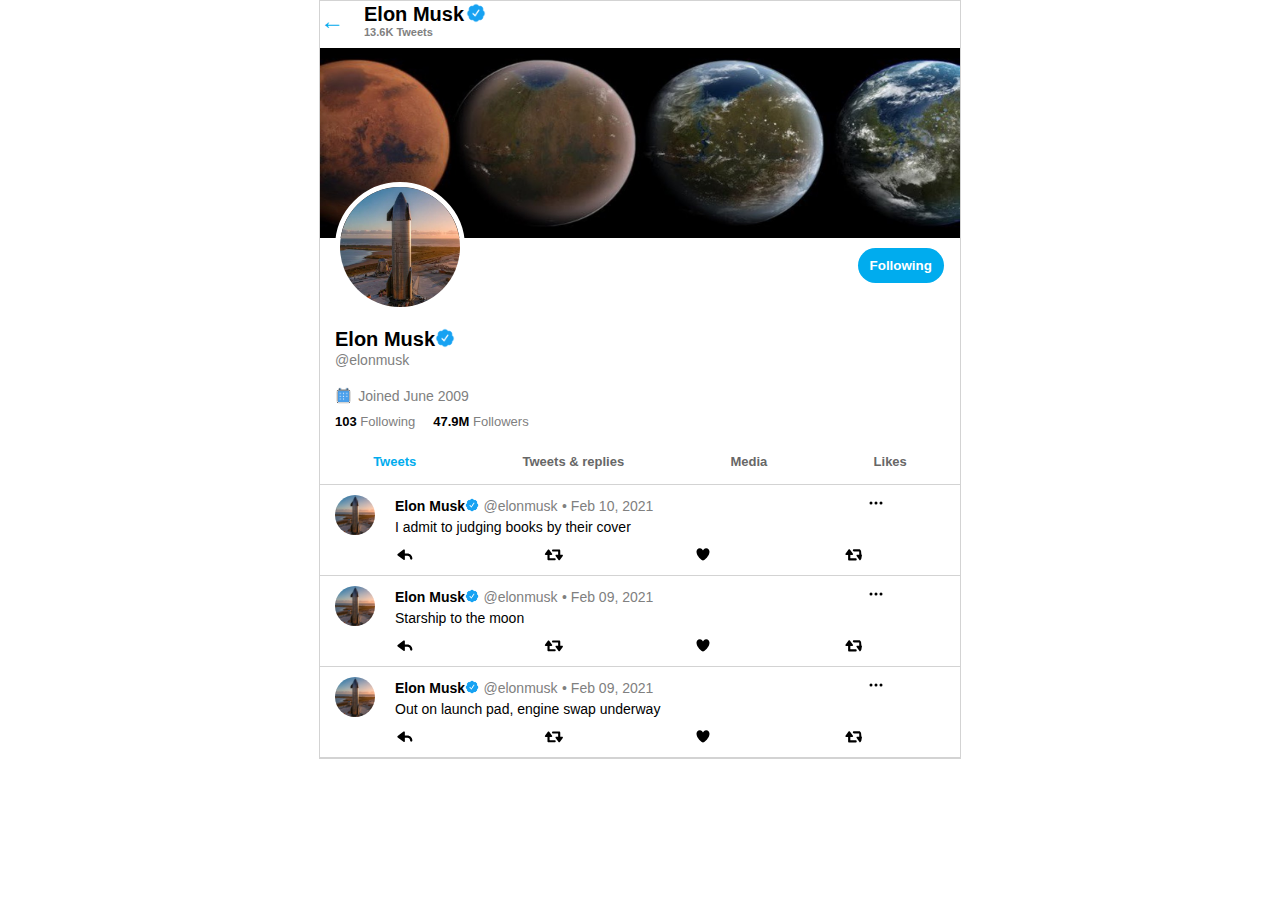
<file: index.html>
<!DOCTYPE html>
<html lang="en">
<head>
    <meta charset="UTF-8">
    <meta http-equiv="X-UA-Compatible" content="IE=edge">
    <meta name="viewport" content="width=device-width, initial-scale=1.0">
    <title>twitter.com</title>
    
   
    <link rel="stylesheet" href="style.css">
    <link rel="icon" type="image/x-icon" href="/assets/twitter_favicon.png">  
    
</head>
<body>
    
<div class="three-columns">
    <div class="left-data">

    </div>
    
    <div class="center-data">
       
    </div>

    <div class="right-data">

    </div>

</div>
    
    
<script src="script2.js" ></script>
</body>
</html>
</file>
<file: style.css>
*{
    margin: 0;
    padding: 0;
    box-sizing: border-box;
}

body{
    width: 100%;
    height: 100vh;
    display: flex;
    justify-content: center;
    background: #ffff;
    font-family:Arial, Helvetica, sans-serif;

}

.center-data{
    
    border:1px solid lightgray;
}
.name-tweets{
    padding: 2px 0 10px 0;
    display:flex;
    
}
.previous{
    background-color:white;
    border:none;
    color:#00ACEE;
    font-size:x-large;
}
.name{
    font-weight: 700;
    margin-left:20px;
    font-size:20px;
    position: relative;
}
.name::after{
    width: 20px;
    height: 20px;
    position: absolute;
    left: 102px;
    top:0px;
    background-image:url("assets/Verified.png");
    background-size: 100%;
    content: "";
}
.total-tweets{
    color:gray;
    font-size:11px;
    font-weight: 550;

}

.profile-info{
    display: flex;

}
/*
.img-section{
    display: flex;
    justify-content: center;
}
*/

.two-images{
    position: relative;
}


.cover-img {
    top: 7%;
    left: 28%;
    height:190px;
    width:640px;
    }
.profile-img{
    position: absolute;
    bottom:-70px;
    left:15px;
    height:130px;
    border-radius: 50%;
    z-index: 3;
    border-width:5px;
    border-style: solid;
    border-color: white;

    
    }
    .username-info{
        position:relative;
        padding:45px 0 0 15px;
    }
    .name-2{
        font-weight: 700;
        font-size: 20px;
    }
    .name-2::after{
        width: 20px;
        height: 20px;
        position: absolute;
        background-image:url("assets/Verified.png");
        background-size: 100%;
        content: "";
    }
    
    .username{
        position:relative;
        font-size: 14px;
        color: gray;
        padding-top:1px;
    }
    
    #joined {
        display: inline-block;
        position: relative;
        padding-top:20px;
      
      }
      #joined:before {
        width: 25px;
        height: 25px;
        position: absolute;
        left: -4px;
        top:15px;
        background-image:url("assets/calender.png");
        background-size: 100%;
        content:"";
      }
    
       
.follow-numbers{
    position:relative;
    padding:10px 0 0 0;
    font-size: small;
    color: gray;
    
}
.numbers{
    color: black;
    font-weight: 800;
    
}

.follow-btn{
    position:relative;
    margin-top:1%;
    margin-left:84%;
    padding:10px 12px;
    background-color:#00ACEE;
    color:white;
    border:none;
    font-weight: 700;
    border-radius:20px;

}

.menu-bar{
    display: flex;
    padding:25px 0 15px 0 ;
    list-style: none;
    justify-content: space-around;
    text-align: center;
    min-width: 0;
    max-width:100%;
    font-size: small;
    font-weight: 700;
    color: #676767;    
    border-bottom: 1px solid lightgray;  
}

#tweets{
    color:#00ACEE;
}

.profile-img-2{
    height:40px;
    border-radius: 50%;
}
.last-tweet{ 
    border-bottom: 1px solid lightgray;
    display: flex;
    padding:10px 15px 10px 15px;
    
}   
.name-tweet-text{
    margin-left:20px;
    width:95%;
}



.comment-share-like{
display: flex;
padding-top:10px;
width:85%;
justify-content: space-between;
}

.option-btn{
margin:0 0 0 210px;
}

.share-btn{
    position: relative;
    border:none ;
    background:white;
    color:#AAB8C2;
    border-radius: 50%;
    width: 20px;
    height: 20px;
    font-size: 30px;
    cursor: pointer;
    }



.name-3{
    font-weight: 700; 
    font-size: 14px; 
}
.name-3::after{
  /*
    width: 20px;
    height: 20px;
        position: absolute;
        background-image:url("assets/Verified.png");
        background-size: 100%;
        content: "";
*/
    width: 14px;
    height: 14px;
    margin-bottom:-1px;
    display: inline-block;
    background-image:url("assets/Verified.png");
    background-size: 100%;
    content: "";
  }
  .username-2{
    position:relative;
    margin-bottom: -3px;
    font-size:14px;
    color: gray;
  }

  .tweet-text{
    font-size: 14px;
    padding-top:4px;
  }
  .dot {
    height: 3px;
    width: 3px;
    background-color: #bbb;
    border-radius: 50%;
    display: inline-block;
  }
  .tweet-date{
    font-size:14px;
  }
  .tweet-date:before {
    content: "\2022";
}
</file>
